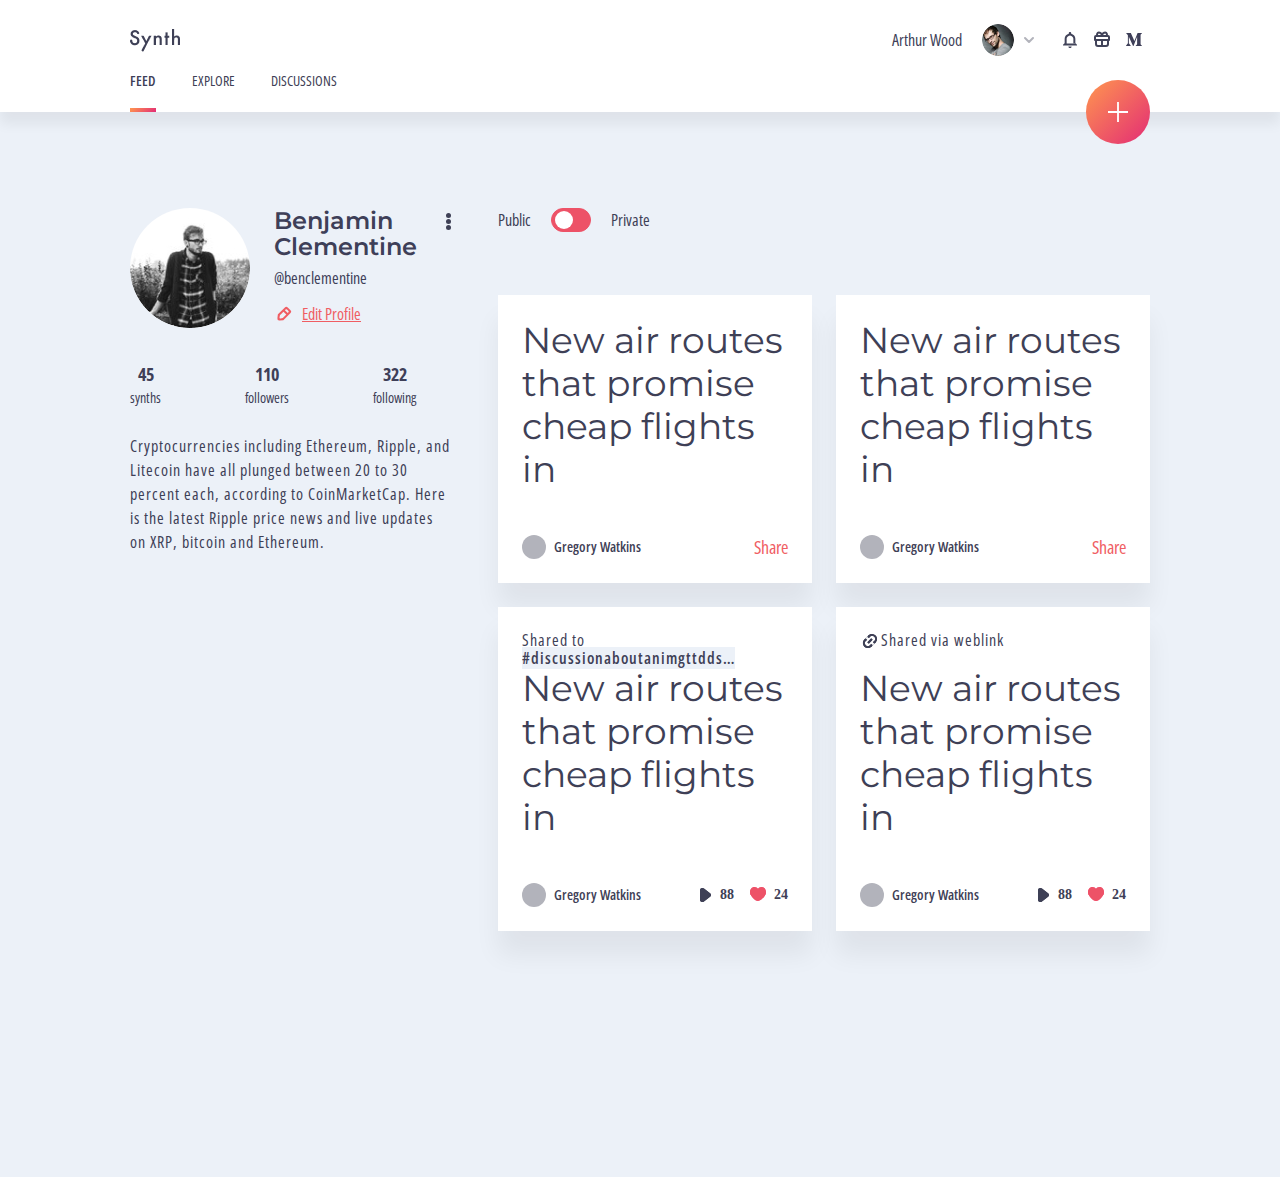
<file: index.html>
<!DOCTYPE html><html lang="en" class="page"><head><meta charset="utf-8"><meta name="viewport" content="width=device-width, initial-scale=1.0"><title>Synth</title><link rel="stylesheet" href="index.7d4c5781.css"><link rel="stylesheet" href="index.afe3d47c.css"></head><body class="page__body"> <header class="header"> <div class="container"> <div class="header__content"> <div class="header__top"> <a href="#" class="header__logo"> <img src="logo.56186d49.png" alt="Synth logo" class="header__logo-image"> </a> <div class="header__profile-section"> <div class="header__profile"> <span class="header__user-name"> Arthur Wood </span> <img src="profile-icon.b9de9467.jpg" alt="profile-icon" class="header__img-profile"> <a href="#" class="header__arrow-down icon"></a> </div> <div class="header__notifications"> <a href="#" class="header__notification icon"></a> <a href="#" class="header__share icon"></a> <a href="#" class="header__medium icon"></a> </div> </div> </div> <div class="header__bottom"> <ul class="header__tabs"> <li class="header__tabs-item header__tabs-item--active"> FEED </li> <li class="header__tabs-item"> EXPLORE </li> <li class="header__tabs-item"> DISCUSSIONS </li> </ul> <button class="header__but"></button> </div> </div> </div> </header> <div class="container"> <div class="wrapper"> <aside class="page__aside"> <article class="user-ditails"> <div class="user-ditails__top"> <img src="avatar.85016a9c.jpg" alt="user-img" class="user-ditails__img"> <div class="user-ditails__top-content"> <h3 class="user-ditails__name"> Benjamin Clementine </h3> <span class="user-ditails__nick"> @benclementine </span> <a href="#" class="user-ditails__edit"> Edit Profile </a> </div> <div class="dropdown"> <div class="dropdown__toggle"> <span class="dropdown__dot"></span> <span class="dropdown__dot"></span> <span class="dropdown__dot"></span> </div> <ul class="dropdown__menu"> <li class="dropdown__item dropdown__item-report"> Report User </li> <li class="dropdown__item dropdown__item-block"> Block User </li> </ul> </div> </div> <ul class="user-ditails__statistics"> <li class="user-ditails__statistics-item"> <span class="user-ditails__statistics-num">45</span> <span class="user-ditails__statistics-text">synths</span> </li> <li class="user-ditails__statistics-item"> <span class="user-ditails__statistics-num">110</span> <span class="user-ditails__statistics-text">followers</span> </li> <li class="user-ditails__statistics-item"> <span class="user-ditails__statistics-num">322</span> <span class="user-ditails__statistics-text">following</span> </li> </ul> <p class="user-ditails__descr"> Cryptocurrencies including Ethereum, Ripple, and Litecoin have all plunged between 20 to 30 percent each, according to CoinMarketCap. Here is the latest Ripple price news and live updates on XRP, bitcoin and Ethereum. </p> </article> </aside> <main class="main"> <div class="main__privacy privacy"> <span class="privacy__text"> Public </span> <div class="privacy__toggler-switch"> <span class="privacy__switch"></span> </div> <span class="privacy__text"> Private </span> </div> <section class="content page__content"> <article class="card"> <h3 class="card__title"> New air routes that promise cheap flights in </h3> <div class="card__bottom"> <a href="#" class="card__author"> Gregory Watkins </a> <a href="#" class="card__share"> Share </a> </div> </article> <article class="card"> <h3 class="card__title"> New air routes that promise cheap flights in </h3> <div class="card__bottom"> <a href="#" class="card__author"> Gregory Watkins </a> <a href="#" class="card__share"> Share </a> </div> </article> <article class="card"> <a href="#" class="card__shared"> Shared to <span> #discussionaboutanimgttdds… </span> </a> <h3 class="card__title"> New air routes that promise cheap flights in </h3> <div class="card__bottom"> <a href="#" class="card__author"> Gregory Watkins </a> <div class="card__stats"> <span class="card__view">88</span> <span class="card__like">24</span> </div> </div> </article> <article class="card"> <a href="#" class="card__shared card__shared-weblink"> Shared via weblink </a> <h3 class="card__title"> New air routes that promise cheap flights in </h3> <div class="card__bottom"> <a href="#" class="card__author"> Gregory Watkins </a> <div class="card__stats"> <span class="card__view">88</span> <span class="card__like">24</span> </div> </div> </article> </section> </main> </div> </div> <script src="index.cb183097.js"></script> </body></html>
</file>
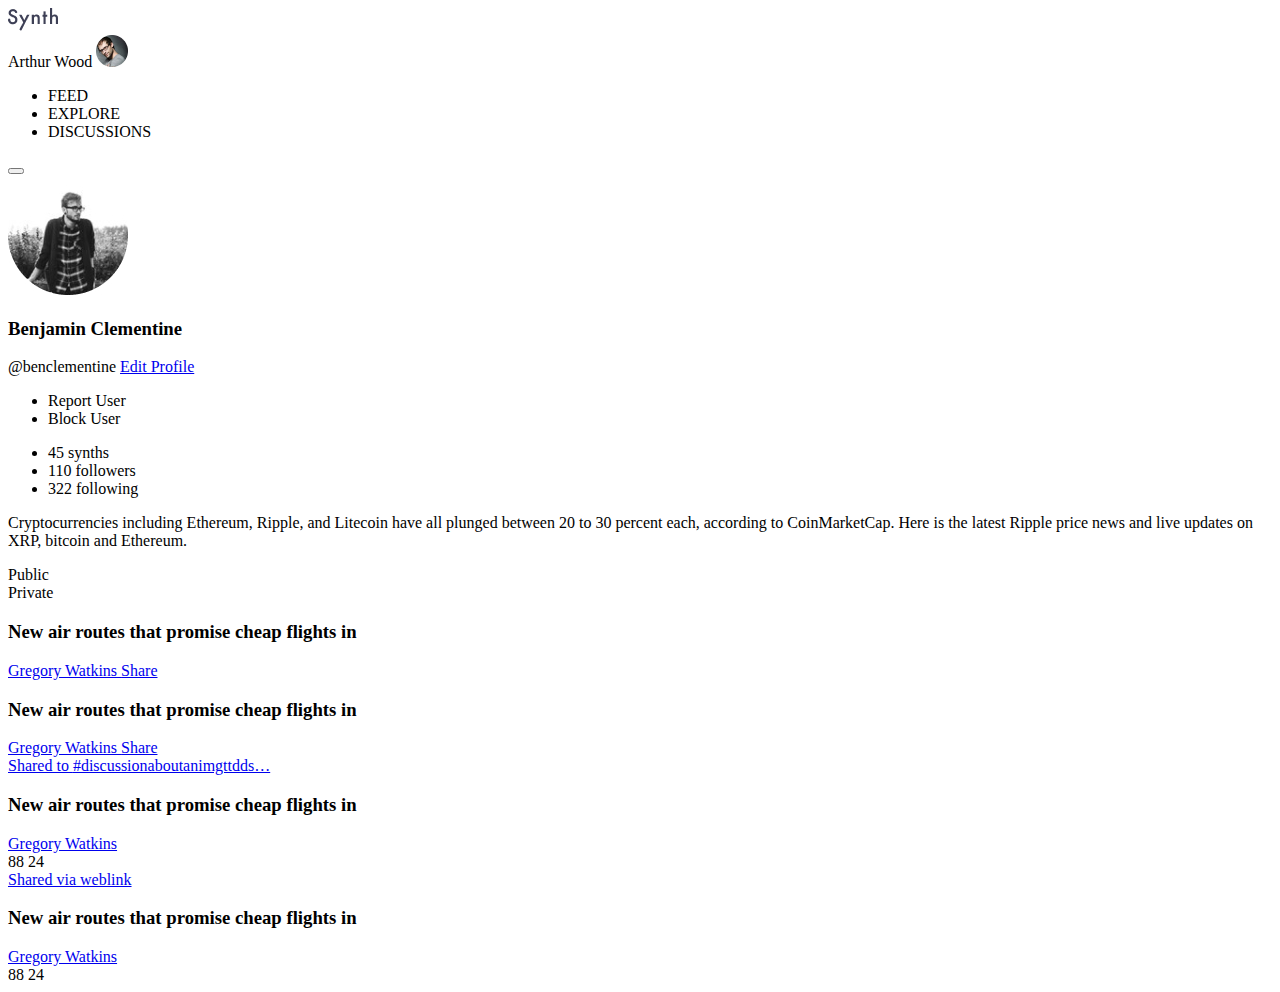
<file: src/index.html>
<!DOCTYPE html>
<html lang="en" class="page">
  <head>
    <meta charset="UTF-8">
    <meta name="viewport" content="width=device-width, initial-scale=1.0">
    <title>Synth</title>
    <link rel="stylesheet" href="./styles/fonts.css">
    <link rel="stylesheet" href="./styles/main.scss">
  </head>
  <body class="page__body">
    <header class="header">
      <div class="container">
        <div class="header__content">
          <div class="header__top">
            <a href="#" class="header__logo">
              <img
                src="./images/logo.png"
                alt="Synth logo"
                class="header__logo-image"
              >
            </a>

            <div class="header__profile-section">
              <div class="header__profile">
                <span class="header__user-name">
                  Arthur Wood
                </span>
                <img
                  src="./images/profile-icon.jpg"
                  alt="profile-icon"
                  class="header__img-profile"
                >
                <a href="#" class="header__arrow-down icon"></a>
              </div>
              <div class="header__notifications">
                <a href="#" class="header__notification icon"></a>
                <a href="#" class="header__share icon"></a>
                <a href="#" class="header__medium icon"></a>
              </div>
            </div>
          </div>
          <div class="header__bottom">
            <ul class="header__tabs">
              <li class="header__tabs-item header__tabs-item--active">
                FEED
              </li>
              <li class="header__tabs-item">
                EXPLORE
              </li>
              <li class="header__tabs-item">
                DISCUSSIONS
              </li>
            </ul>
            <button class="header__but"></button>
          </div>
        </div>
      </div>
    </header>
    <div class="container">
      <div class="wrapper">
        <aside class="page__aside">
          <article class="user-ditails">
            <div class="user-ditails__top">
              <img
                src="./images/avatar.jpg"
                alt="user-img"
                class="user-ditails__img"
              >
              <div class="user-ditails__top-content">
                <h3 class="user-ditails__name">
                  Benjamin Clementine
                </h3>
                <span class="user-ditails__nick">
                  @benclementine
                </span>
                <a href="#" class="user-ditails__edit">
                  Edit Profile
                </a>
              </div>
              <div class="dropdown">
                <div class="dropdown__toggle">
                  <span class="dropdown__dot"></span>
                  <span class="dropdown__dot"></span>
                  <span class="dropdown__dot"></span>
                </div>
                <ul class="dropdown__menu">
                  <li class="dropdown__item dropdown__item-report">
                    Report User
                  </li>
                  <li class="dropdown__item dropdown__item-block">
                    Block User
                  </li>
                </ul>
              </div>
            </div>
            <ul class="user-ditails__statistics">
              <li class="user-ditails__statistics-item">
                <span class="user-ditails__statistics-num">45</span>
                <span class="user-ditails__statistics-text">synths</span>
              </li>
              <li class="user-ditails__statistics-item">
                <span class="user-ditails__statistics-num">110</span>
                <span class="user-ditails__statistics-text">followers</span>
              </li>
              <li class="user-ditails__statistics-item">
                <span class="user-ditails__statistics-num">322</span>
                <span class="user-ditails__statistics-text">following</span>
              </li>
            </ul>
            <p class="user-ditails__descr">
              Cryptocurrencies including Ethereum, Ripple, and Litecoin have all plunged between 20 to 30 percent each, according to CoinMarketCap. Here is the latest Ripple price news and live updates on XRP, bitcoin and Ethereum.
            </p>
          </article>
        </aside>
        <main class="main">
          <div class="privacy main__privacy">
            <span class="privacy__text">
              Public
            </span>
            <div class="privacy__toggler-switch">
              <span class="privacy__switch"></span>
            </div>
            <span class="privacy__text">
              Private
            </span>
          </div>
          <section class="content page__content">
            <article class="card">
              <h3 class="card__title">
                New air routes that promise cheap flights in
              </h3>
              <div class="card__bottom">
                <a href="#" class="card__author">
                  Gregory Watkins
                </a>
                <a href="#" class="card__share">
                  Share
                </a>
              </div>
            </article>
            <article class="card">
              <h3 class="card__title">
                New air routes that promise cheap flights in
              </h3>
              <div class="card__bottom">
                <a href="#" class="card__author">
                  Gregory Watkins
                </a>
                <a href="#" class="card__share">
                  Share
                </a>
              </div>
            </article>
            <article class="card">
              <a href="#" class="card__shared">
                Shared to
                <span>
                  #discussionaboutanimgttdds…
                </span>
              </a>
              <h3 class="card__title">
                New air routes that promise cheap flights in
              </h3>
              <div class="card__bottom">
                <a href="#" class="card__author">
                  Gregory Watkins
                </a>
                <div class="card__stats">
                  <span class="card__view">88</span>
                  <span class="card__like">24</span>
                </div>
              </div>
            </article>
            <article class="card">
              <a href="#" class="card__shared card__shared-weblink">
                Shared via weblink
              </a>
              <h3 class="card__title">
                New air routes that promise cheap flights in
              </h3>
              <div class="card__bottom">
                <a href="#" class="card__author">
                  Gregory Watkins
                </a>
                <div class="card__stats">
                  <span class="card__view">88</span>
                  <span class="card__like">24</span>
                </div>
              </div>
            </article>
          </section>
        </main>
      </div>
    </div>

    <script src="./scripts/main.js"></script>
  </body>
</html>
</file>
<file: index.7d4c5781.css>
@font-face{font-family:Open Sans;src:url(OpenSans_Condensed-Regular.53cb6eea.ttf)format("truetype");font-weight:400;font-style:normal}@font-face{font-family:Open Sans;src:url(OpenSans_Condensed-SemiBold.381a707b.ttf)format("truetype");font-weight:600;font-style:normal}@font-face{font-family:Montserrat;src:url(Montserrat-Regular.5c4ab150.ttf)format("truetype");font-weight:400;font-style:normal}@font-face{font-family:Montserrat;src:url(Montserrat-SemiBold.fab6947e.ttf)format("truetype");font-weight:600;font-style:normal}@font-face{font-family:Open Sans;src:url(OpenSans_Condensed-Bold.6012990c.ttf)format("truetype");font-weight:700;font-style:normal}
/*# sourceMappingURL=index.7d4c5781.css.map */
</file>
<file: index.afe3d47c.css>
html,body,div,span,applet,object,iframe,h1,h2,h3,h4,h5,h6,p,blockquote,pre,a,abbr,acronym,address,big,cite,code,del,dfn,em,img,ins,kbd,q,s,samp,small,strike,strong,sub,sup,tt,var,b,u,i,center,dl,dt,dd,ol,ul,li,fieldset,form,label,legend,table,caption,tbody,tfoot,thead,tr,th,td,article,aside,canvas,details,embed,figure,figcaption,footer,header,hgroup,menu,nav,output,ruby,section,summary,time,mark,audio,video{vertical-align:baseline;border:0;margin:0;padding:0;font-size:100%}article,aside,details,figcaption,figure,footer,header,hgroup,menu,nav,section{display:block}body{line-height:1}ol,ul,menu{list-style:none}blockquote,q{quotes:none}blockquote:before,blockquote:after,q:before,q:after{content:"";content:none}table{border-collapse:collapse;border-spacing:0}.page{box-sizing:border-box;scroll-behavior:smooth;font-family:Open Sans,sans-serif}.page__aside{margin-top:72px}.page__body{background-color:#ecf1f8}.page__content{margin-top:63px}.container{max-width:1440px;margin:0 auto;padding:24px 20px 0}@media (min-width:744px){.container{padding:24px 40px 0}}@media (min-width:1024px){.container{padding:24px 130px 0}}.header{background-color:#fff;box-shadow:0 12px 12px rgba(0,0,0,.06)}.header__content{-ms-flex-direction:column;flex-direction:column;gap:17px;display:-ms-flexbox;display:flex}.header__top{-ms-flex-pack:justify;justify-content:space-between;-ms-flex-align:center;align-items:center;display:-ms-flexbox;display:flex}.header__logo{-ms-flex-item-align:start;align-self:flex-start;margin-top:5px}@media (min-width:744px){.header__logo{-ms-flex-item-align:stretch;align-self:stretch;-ms-flex-align:center;align-items:center;margin-top:0;display:-ms-flexbox;display:flex}}.header__logo-image{width:50px;height:23px}@media (min-width:744px){.header__profile-section{gap:17px;display:-ms-flexbox;display:flex}}.header__profile{-ms-flex-align:center;align-items:center;margin-bottom:10px;display:-ms-flexbox;display:flex}@media (min-width:744px){.header__profile{margin-bottom:0}}.header__user-name{color:#3e3f58;margin-right:20px;font-size:16px;font-weight:400;line-height:20px}.header__img-profile{border-radius:50%;margin-right:7px}.header__arrow-down{cursor:pointer;background-image:url(icon-arrow-down.bd48d146.svg);width:16px;height:16px;text-decoration:none}.header__notifications{-ms-flex-pack:justify;justify-content:space-between;display:-ms-flexbox;display:flex}.header__notification{cursor:pointer;background-image:url(notifications.92b7fec7.svg);width:32px;height:32px;text-decoration:none}.header__share{cursor:pointer;background-image:url(share.bd4ba23f.svg);width:32px;height:32px;text-decoration:none}.header__medium{cursor:pointer;background-image:url(medium.16f1dc11.svg);width:32px;height:32px;text-decoration:none}.header__bottom{position:relative}.header__tabs{gap:36px;margin-bottom:23px;display:-ms-flexbox;display:flex}.header__tabs-item{cursor:pointer;color:#3e4056;font-size:14px;line-height:16px;position:relative}.header__tabs-item--active{color:#3e3f58;cursor:default;font-weight:600}.header__tabs-item--active:after{content:"";background:linear-gradient(135deg,#ff974f 0%,#e32c75 100%);width:100%;height:4px;display:block;position:absolute;bottom:-23px}.header__but{color:#fff;cursor:pointer;background:url(plus.c2eeb8b0.svg) 50% no-repeat,linear-gradient(135deg,#ff974f 0%,#e32c75 100%);border:none;border-radius:50%;width:40px;height:40px;position:absolute;bottom:0;right:0;transform:translateY(50%)}@media (min-width:744px){.header__but{width:64px;height:64px}}.icon{background-position:50%;background-repeat:no-repeat;background-size:cover;display:block}.user-ditails{max-width:350px}.user-ditails__top{gap:24px;margin-bottom:34px;display:-ms-flexbox;display:flex}.user-ditails__img{border-radius:50%;width:65px;height:65px}@media (min-width:744px){.user-ditails__img{width:120px;height:120px}}.user-ditails__top-content{-ms-flex-direction:column;flex-direction:column;display:-ms-flexbox;display:flex}.user-ditails__name{text-align:left;color:#3e3f58;max-width:145px;margin-bottom:4px;font-family:Montserrat;font-size:24px;font-weight:600;line-height:26px}@media (min-width:744px){.user-ditails__name{margin-bottom:8px}}.user-ditails__nick{color:#3e3f58;margin-bottom:8px;font-size:16px;font-weight:400;line-height:20px}@media (min-width:744px){.user-ditails__nick{margin-bottom:16px}}.user-ditails__edit{color:#f05d63;-ms-flex-align:center;align-items:center;gap:8px;font-size:16px;font-weight:400;line-height:20px;text-decoration:underline;display:-ms-flexbox;display:flex}.user-ditails__edit:before{content:"";background-image:url(edit.a8d1badb.svg);width:20px;height:20px;display:block}.user-ditails__statistics{-ms-flex-pack:justify;justify-content:space-between;max-width:286px;margin-bottom:24px;display:-ms-flexbox;display:flex}.user-ditails__statistics-item{-ms-flex-direction:column;flex-direction:column;-ms-flex-pack:center;justify-content:center;-ms-flex-align:center;align-items:center;display:-ms-flexbox;display:flex}.user-ditails__statistics-num{color:#3e3f58;font-size:18px;font-weight:700;line-height:24px}.user-ditails__statistics-text{color:#3e4056;font-size:14px;font-weight:400;line-height:24px}.user-ditails__descr{letter-spacing:1px;color:#3e4056;font-size:16px;font-weight:400;line-height:24px}.privacy{-ms-flex-align:center;align-items:center;gap:20px;height:24px;display:-ms-flexbox;display:flex}.privacy__switch{box-sizing:border-box;cursor:pointer;background-color:#ed5267;border:1px solid #ed5267;border-radius:20px;width:40px;height:24px;display:-ms-flexbox;display:flex;position:relative}.privacy__switch:before{content:"";background-color:#fff;border-radius:50%;width:18px;height:18px;transition:all .3s;display:block;position:absolute;top:50%;left:3px;transform:translateY(-50%)}.privacy__switch--active:before{left:auto;right:3px}.privacy__text{color:#3e4056;font-size:16px;line-height:18px}.content{gap:24px;padding-bottom:246px;display:grid}@media (min-width:1024px){.content{grid-template-rows:auto;grid-template-columns:1fr 1fr}}.card{box-sizing:border-box;cursor:pointer;background-color:#fff;-ms-flex-direction:column;flex-direction:column;max-width:374px;min-height:280px;padding:24px;transition:all .5s;display:-ms-flexbox;display:flex;box-shadow:0 24px 24px rgba(0,0,0,.06)}.card:hover{transform:scale(1.05)}.card__title{text-align:left;color:#3e4056;max-width:320px;margin-top:auto;margin-bottom:44px;font-family:Montserrat;font-size:36px;font-weight:400;line-height:43px}.card__bottom{-ms-flex-pack:justify;justify-content:space-between;display:-ms-flexbox;display:flex}.card__author{color:#3e4056;cursor:pointer;-ms-flex-align:center;align-items:center;gap:8px;font-size:14px;font-weight:600;line-height:16px;text-decoration:none;display:-ms-flexbox;display:flex}.card__author:before{content:"";background-color:#b2b3bb;border-radius:50%;width:24px;height:24px;display:block}.card__share{color:#f05d63;cursor:pointer;font-size:18px;font-weight:400;line-height:24px;text-decoration:none}.card__shared{color:#3e4056;letter-spacing:1px;cursor:pointer;font-size:16px;line-height:18px;text-decoration:none}.card__shared span{color:#3e4056;letter-spacing:1px;background-color:#ecf1f8;font-size:16px;font-weight:600;line-height:16px}.card__shared-weblink{-ms-flex-align:center;align-items:center;gap:3px;display:-ms-flexbox;display:flex}.card__shared-weblink:before{content:"";background-image:url("icon_link copy.98f1ee47.svg");width:18px;height:18px;display:block}.card__stats{color:#3e4056;-ms-flex-align:center;align-items:center;gap:16px;font-family:OpenSans;font-size:14px;font-weight:600;line-height:16px;display:-ms-flexbox;display:flex}.card__view{-ms-flex-align:center;align-items:center;gap:8px;display:-ms-flexbox;display:flex}.card__view:before{content:"";background-image:url(icon_view.7b4943bf.svg);background-repeat:no-repeat;width:16px;height:16px;display:block}.card__like{-ms-flex-align:center;align-items:center;gap:8px;display:-ms-flexbox;display:flex}.card__like:before{content:"";background-image:url(icon_like.ba5c11bd.svg);background-repeat:no-repeat;width:16px;height:16px;display:block}.wrapper{-ms-flex-direction:column;flex-direction:column;-ms-flex-align:center;align-items:center;display:-ms-flexbox;display:flex}@media (min-width:744px){.wrapper{-ms-flex-direction:row;flex-direction:row;-ms-flex-align:start;align-items:flex-start;gap:47px}}.main__privacy{margin-top:15px}@media (min-width:1024px){.main__privacy{margin-top:72px}}.dropdown{display:block;position:relative}.dropdown__toggle{box-sizing:border-box;cursor:pointer;border:none;border-radius:5px;-ms-flex-direction:column;flex-direction:column;-ms-flex-pack:center;justify-content:center;gap:1px;width:10px;padding:5px;display:-ms-flexbox;display:flex}.dropdown__dot{background-color:#3e4056;border-radius:50%;width:5px;height:5px;display:block}.dropdown__menu{box-sizing:border-box;opacity:0;-webkit-backdrop-filter:blur(21.7463px);backdrop-filter:blur(21.7463px);background-color:#fff;width:172px;height:124px;margin:0;padding:24px 0;list-style:none;transition:opacity .3s,transform .3s;display:none;position:absolute;top:40%;left:-160px;transform:translateY(-10px)}@media (min-width:744px){.dropdown__menu{left:1px}}.dropdown__item{cursor:pointer;color:#3e4056;-ms-flex-align:center;align-items:center;gap:16px;padding:8px 0 8px 24px;font-size:16px;font-weight:400;line-height:18px;transition:background-color .2s;display:-ms-flexbox;display:flex}.dropdown__item:hover{background-color:#ecf1f8}.dropdown__item-report:before{content:"";background-image:url(icon_report.9e64e9db.svg);width:20px;height:20px;display:block}.dropdown__item-block:before{content:"";background-image:url(icon_block.1994bf92.svg);width:20px;height:20px;display:block}.dropdown--active .dropdown__menu{opacity:1;display:block;transform:translateY(0)}
/*# sourceMappingURL=index.afe3d47c.css.map */
</file>
<file: src/styles/fonts.css>
@font-face {
  font-family: 'Open Sans';
  src: url('../fonts/OpenSans_Condensed-Regular.ttf') format('truetype');
  font-weight: 400;
  font-style: normal;
}

@font-face {
  font-family: 'Open Sans';
  src: url('../fonts/OpenSans_Condensed-SemiBold.ttf') format('truetype');
  font-weight: 600;
  font-style: normal;
}

@font-face {
  font-family: 'Montserrat';
  src: url('../fonts/Montserrat-Regular.ttf') format('truetype');
  font-weight: 400;
  font-style: normal;
}

@font-face {
  font-family: 'Montserrat';
  src: url('../fonts/Montserrat-SemiBold.ttf') format('truetype');
  font-weight: 600;
  font-style: normal;
}

@font-face {
  font-family: 'Open Sans';
  src: url('../fonts/OpenSans_Condensed-Bold.ttf') format('truetype');
  font-weight: 700;
  font-style: normal;
}
</file>
